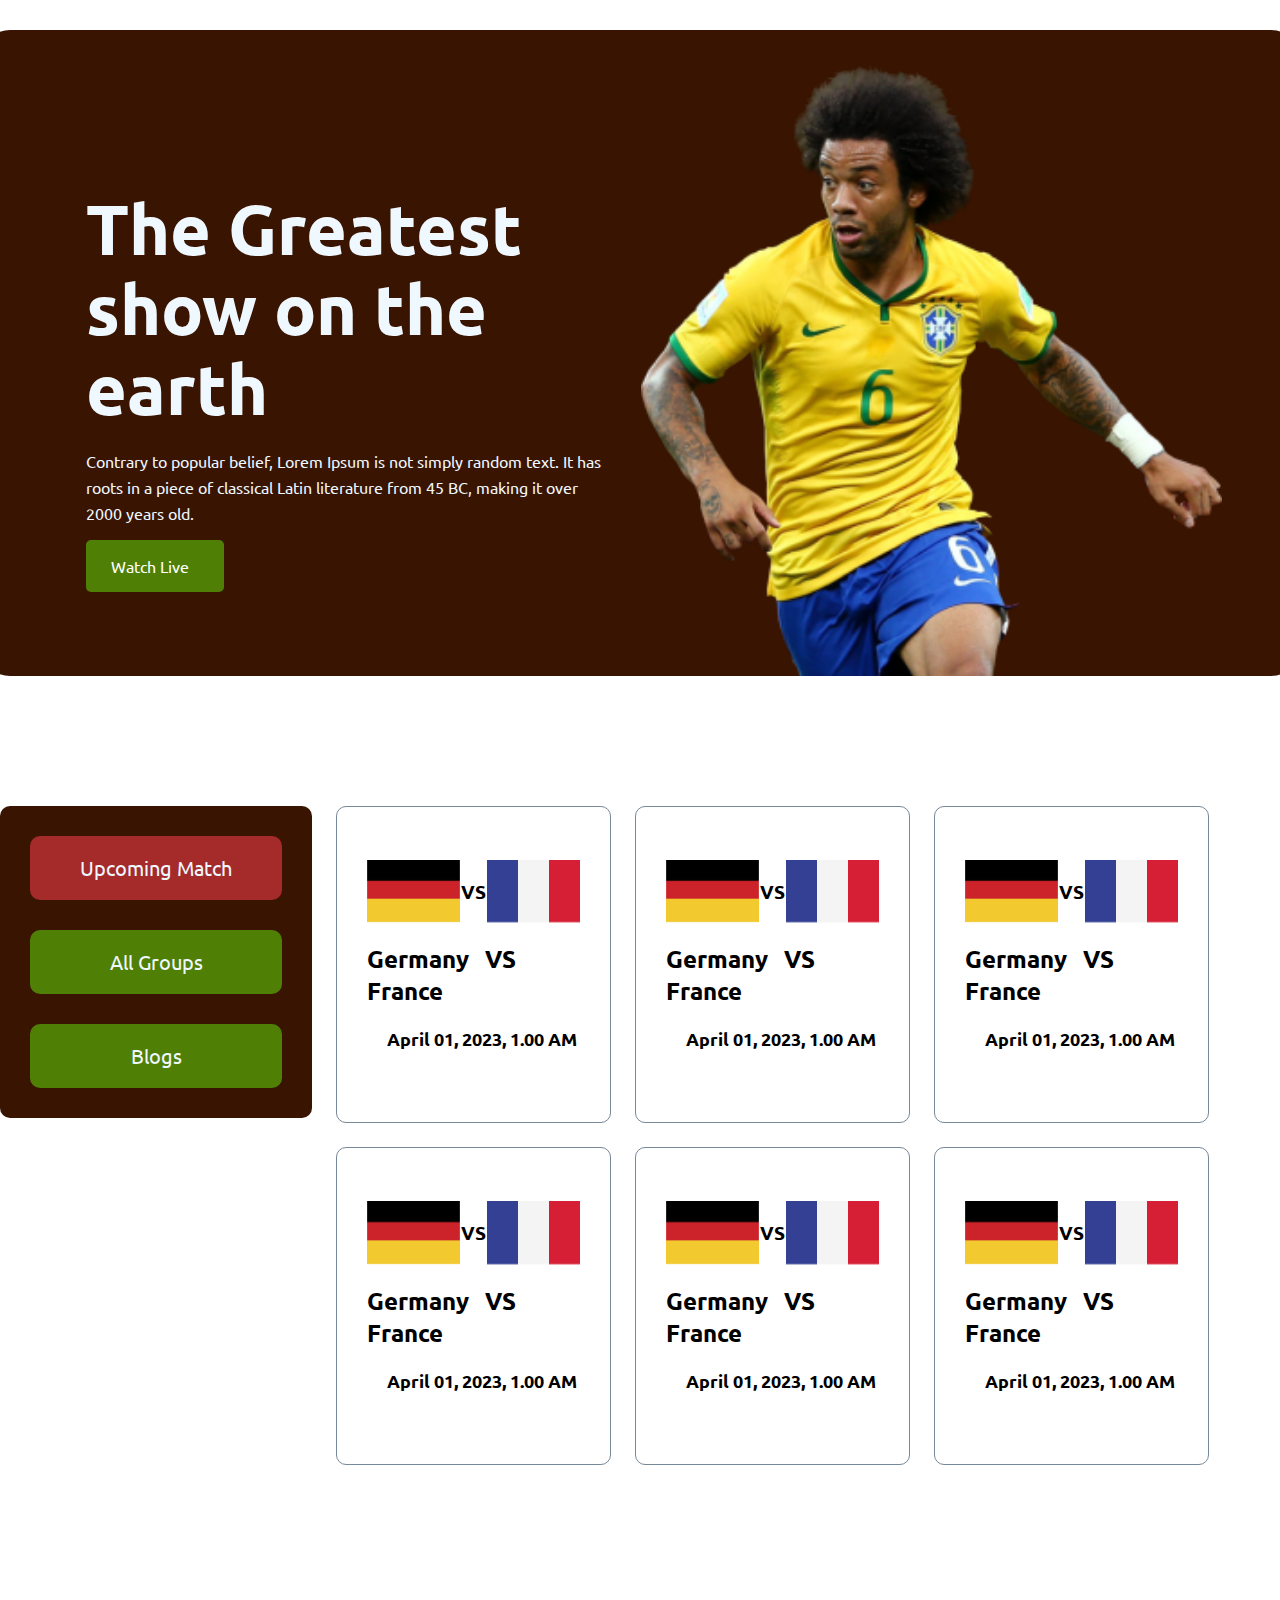
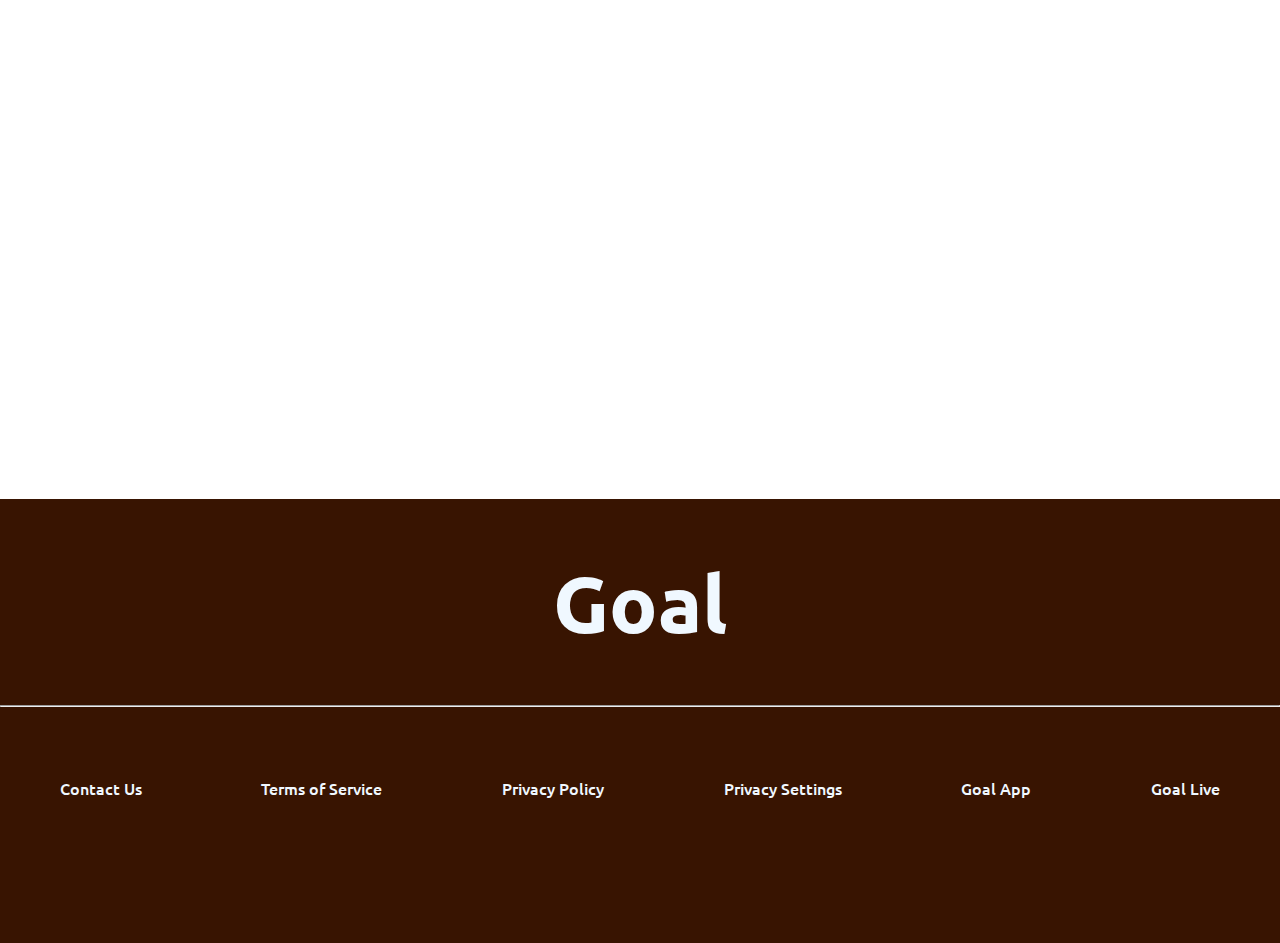
<file: upcoming.html>
<!DOCTYPE html>
<html lang="en">

<head>
    <meta charset="UTF-8">
    <meta http-equiv="X-UA-Compatible" content="IE=edge">
    <meta name="viewport" content="width=device-width, initial-scale=1.0">
    <title>Upcoming Match</title>
    <!-- style add -->
    <link rel="stylesheet" href="style.css">
</head>



<body>
    <header>
        <div class="main-header">
            <div class="content-header">
                <h1>The Greatest show on the earth</h1>
                <p>
                    Contrary to popular belief, Lorem Ipsum is not simply
                    random text. It has roots in a piece of classical Latin literature from 45 BC, making it over 2000
                    years old.
                </p>
                <a href="#" class="button">Watch Live<i class="fa-solid fa-circle-arrow-right left-arrow"></i></a>
            </div>
            <div class="img-header">
                <img src="assets/Banner Image.png" alt="">
            </div>
        </div>
    </header>
    <main>
        <div class="main-div">
            <div class="nav-div">
                <a href="upcoming.html" target="_blank" class="nav-button spe-button">Upcoming Match</a>
                <a href="#" class="nav-button">All Groups</a>
                <a href="index.html" class="nav-button ">Blogs</a>
            </div>
            <div class="main-content">
                <div class="blog flag">

                    <div class="flag-img">
                        <img src="assets/germany Flag.png" alt="">
                        <h3>VS</h3>
                        <img src="assets/Flag.png" alt="">
                    </div>
                    <div class="flag-content">
                        <h2>Germany <span class="vs">VS</span> France</h2>
                        <p>April 01, 2023, 1.00 AM</p>
                    </div>
                </div>
                <div class="blog flag">

                    <div class="flag-img">
                        <img src="assets/germany Flag.png" alt="">
                        <h3>VS</h3>
                        <img src="assets/Flag.png" alt="">
                    </div>
                    <div class="flag-content">
                        <h2>Germany <span class="vs">VS</span> France</h2>
                        <p>April 01, 2023, 1.00 AM</p>
                    </div>
                </div>
                <div class="blog flag">

                    <div class="flag-img">
                        <img src="assets/germany Flag.png" alt="">
                        <h3>VS</h3>
                        <img src="assets/Flag.png" alt="">
                    </div>
                    <div class="flag-content">
                        <h2>Germany <span class="vs">VS</span> France</h2>
                        <p>April 01, 2023, 1.00 AM</p>
                    </div>
                </div>
                <div class="blog flag">

                    <div class="flag-img">
                        <img src="assets/germany Flag.png" alt="">
                        <h3>VS</h3>
                        <img src="assets/Flag.png" alt="">
                    </div>
                    <div class="flag-content">
                        <h2>Germany <span class="vs">VS</span> France</h2>
                        <p>April 01, 2023, 1.00 AM</p>
                    </div>
                </div>
                <div class="blog flag">

                    <div class="flag-img">
                        <img src="assets/germany Flag.png" alt="">
                        <h3>VS</h3>
                        <img src="assets/Flag.png" alt="">
                    </div>
                    <div class="flag-content">
                        <h2>Germany <span class="vs">VS</span> France</h2>
                        <p>April 01, 2023, 1.00 AM</p>
                    </div>
                </div>
                <div class="blog flag">

                    <div class="flag-img">
                        <img src="assets/germany Flag.png" alt="">
                        <h3>VS</h3>
                        <img src="assets/Flag.png" alt="">
                    </div>
                    <div class="flag-content">
                        <h2>Germany <span class="vs">VS</span> France</h2>
                        <p>April 01, 2023, 1.00 AM</p>
                    </div>
                </div>

            </div>
        </div>
    </main>
</body>
<footer>
    <div class="main-footer">
        <div class="goal">
            <h1>Goal</h1>
            <hr>
        </div>

        <div class="footer-option">
            <a href="" class="option">Contact Us </a>
            <a href="" class="option">Terms of Service </a>
            <a href="" class="option">Privacy Policy </a>
            <a href="" class="option">Privacy Settings</a>
            <a href="" class="option"> Goal App</a>
            <a href="" class="option"> Goal Live</a>
        </div>
    </div>
</footer>

</html>
</file>
<file: style.css>
/* fonts */
@import url('https://fonts.googleapis.com/css2?family=Poppins:wght@500&family=Signika+Negative:wght@300&family=Ubuntu&display=swap');



/* responsive */


/* mobile device */
@media screen and (max-width:688px) {
    .main-header {
        position: absolute;
        width: 334px;
        height: 472px;
        left: 21px;
        top: 44px;

        background: #161616;
        border-radius: 10px;
    }

    .content-header {
        position: absolute;
        width: 258px;
        height: 178px;
        left: 59px;
        top: 72px;

    }

    .content-header h1 {

        position: absolute;
        width: 228px;
        height: 66px;
        left: 74px;
        top: 72px;

        font-family: 'Poppins';
        font-style: normal;
        font-weight: 700;
        font-size: 22px;
        line-height: 33px;
        text-align: center;

    }

    .content-header p {

        position: absolute;
        width: 258px;
        height: 48px;
        left: 59px;
        top: 146px;

        font-family: 'Poppins';
        font-style: normal;
        font-weight: 400;
        font-size: 14px;
        line-height: 24px;
        /* or 171% */

        text-align: center;

    }

    .button {
        display: flex;
        flex-direction: row;
        align-items: flex-start;
        padding: 8px 12px;
        gap: 10px;

        position: absolute;
        width: 161px;
        height: 40px;
        left: 108px;
        top: 210px;




    }

    .img-header img {
        position: absolute;
        width: 233px;
        height: 245px;
        left: 84px;
        top: 271px;
    }



}

body {
    font-family: 'Ubuntu', sans-serif;
    margin: 0;
    padding: 0;
}


/* header part */
header {



    display: flex;
    justify-content: center;
    margin-top: 30px;


}

.main-header {
    background-color: #381401;
    display: flex;
    justify-content: center;
    color: aliceblue;
    width: 1321px;
    height: 646px;
    border-radius: 30px;
    margin-left: 140px;
    margin-right: 140px;
}

.content-header {

    width: 531px;

    padding-top: 111px;
    padding-bottom: 111px;
    padding-left: 106px;
    padding-right: 24px;
}


.content-header h1 {
    font-size: 70px;
    font-weight: 700;
    line-height: 80px;
    margin-bottom: 20px;
}

.content-header p {
    font-weight: 400;
    font-size: 16px;
    line-height: 26px;
    margin-bottom: 30px;

}

/* animation */
@keyframes siding {

    0% {
        left: 0;
        background-color: brown;
    }

    100% {
        left: 100px;
        background-color: brown;
    }
}

.button {
    text-decoration: none;
    background-color: #4f8005;
    color: white;
    padding: 16px 25px;
    border-radius: 5px;
    animation: siding 3s ease-in 0 iinfinite alternate;
    animation-play-state: running;



}






.button:hover {
    background-color: brown;

}


.left-arrow {
    margin-left: 10px;
    font-size: 16px;
}

.img-header img {
    width: 581px;
    height: 613px;
    padding-top: 33px;
    padding-bottom: 0px;
    padding-left: 0;
    padding-right: 79px;
}

/* main part */
main {
    display: flex;
    justify-content: center;

}

.main-div {
    display: flex;

    margin-top: 130px;
    width: 1321px;
    height: 1165px;
}

.nav-div {

    width: 312px;
    height: 312px;
    display: flex;
    flex-direction: column;
    justify-content: flex-start;
    align-items: center;

    background-color: #381401;
    border-radius: 10px;
}

.nav-button {
    text-decoration: none;
    background-color: #4f8005;
    color: aliceblue;
    width: 252px;
    height: 64px;
    display: flex;
    justify-content: center;
    align-items: center;
    border-radius: 10px;
    margin-top: 30px;
    font-size: 20px;
    font-weight: 400;
}

.spe-button {
    background-color: brown;
}

.main-content {
    width: 312px;
    height: 362px;
    display: grid;
    grid-template-columns: repeat(3, 1fr);
    margin-left: 24px;
    grid-row-gap: 24px;
    grid-column-gap: 24px;

}

.blog {
    border: 1px solid lightslategray;
    border-radius: 10px;
}

button {

    text-decoration: none;
    color: black;
    border: 1px solid;

    border-radius: 5px;
    font-weight: 500;
    margin: 20px;
    width: 100px;
    height: 32px;


}

.blog p {
    margin-left: 20px;
    font-size: 18px;
    font-weight: 600;
}

span {
    margin: 10px;

}

.fa-message {
    margin-left: 20px;
}


/* footer start */
footer {
    background-color: #381401;
    margin-top: 128px;
    height: 444px;
}

.main-footer {
    display: flex;
    flex-direction: column;

}

hr {
    color: aliceblue;

}

.goal {
    color: aliceblue;
    text-align: center;
    font-size: 40px;
    font-weight: 600;
}

.footer-option {
    display: flex;
    justify-content: space-around;
    margin-top: 50px;
}

.option {
    text-decoration: none;
    font-size: 16px;
    font-weight: 500;
    color: aliceblue;
}

/* upcoming match */
.flag {
    display: flex;
    flex-direction: column;
    justify-content: center;
    align-items: center;
    padding: 53px 30px;

}

.flag-img {
    display: flex;
}

.vs {
    margin: 0 10px;
}

/* end */
</file>
